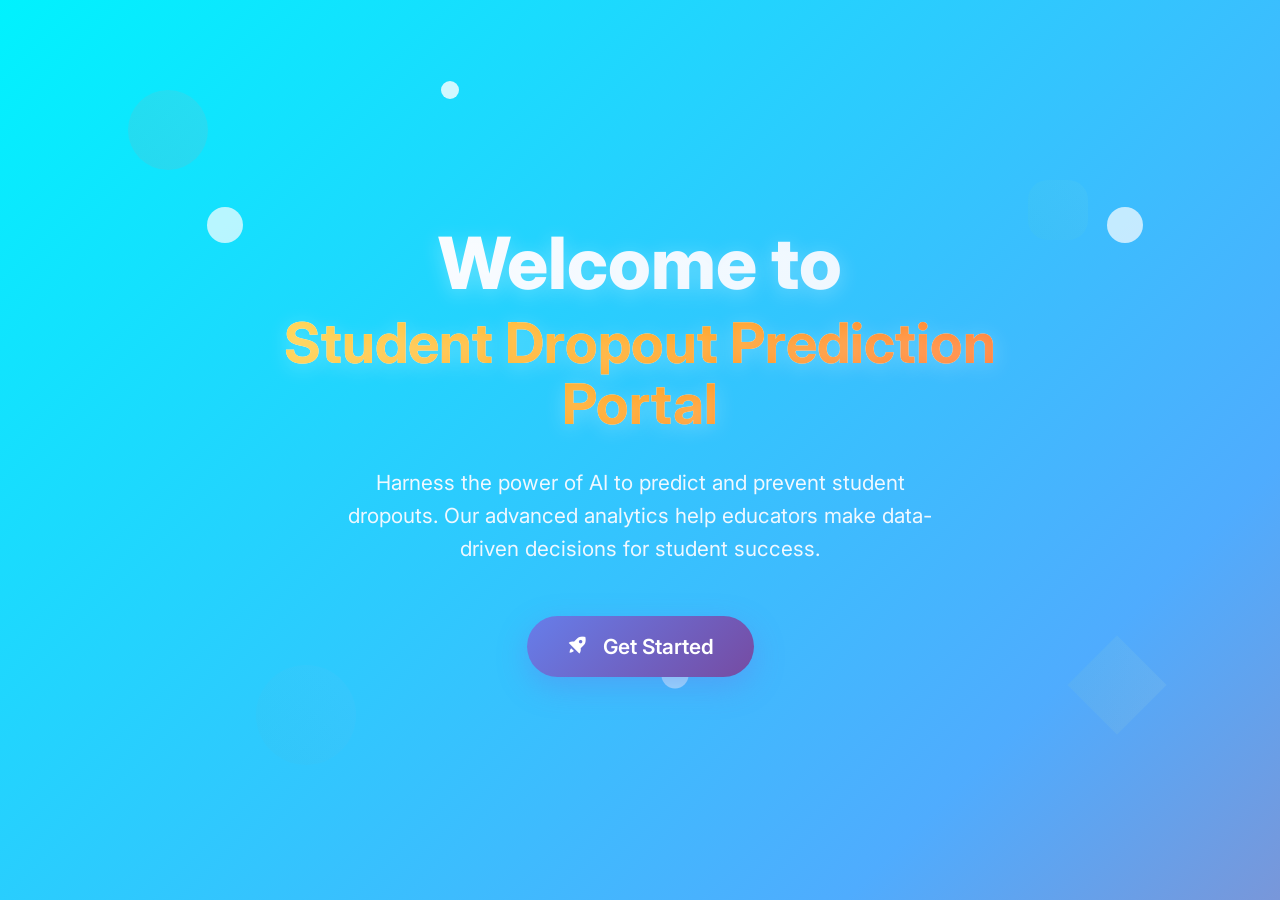
<file: index.html>
<!DOCTYPE html>
<html lang="en">
<head>
    <meta charset="UTF-8">
    <meta name="viewport" content="width=device-width, initial-scale=1.0"> 
    <link rel="icon" href="./logo.png" type="image/png">
    <link href='https://unpkg.com/boxicons@2.1.4/css/boxicons.min.css' rel='stylesheet'>
    <title>PredictionPortal</title>
    <style>
        @import url('https://fonts.googleapis.com/css2?family=Inter:wght@300;400;500;600;700;800&display=swap');

        * {
            font-family: "Inter", sans-serif;
            margin: 0;
            padding: 0;
            box-sizing: border-box;
        }

        body {
            background: linear-gradient(-45deg, #667eea, #764ba2, #f093fb, #f5576c, #4facfe, #00f2fe);
            background-size: 400% 400%;
            animation: gradientShift 15s ease infinite;
            width: 100%;
            height: 100vh;
            display: flex;
            align-items: center;
            justify-content: center;
            color: #fff;
            overflow: hidden;
            position: relative;
        }

        /* Animated background particles */
        body::before {
            content: '';
            position: absolute;
            top: 0;
            left: 0;
            width: 100%;
            height: 100%;
            background: url('data:image/svg+xml,<svg xmlns="http://www.w3.org/2000/svg" viewBox="0 0 100 100"><circle cx="25" cy="25" r="2" fill="white" opacity="0.3"><animate attributeName="opacity" values="0.3;0.8;0.3" dur="3s" repeatCount="indefinite"/></circle><circle cx="75" cy="75" r="1.5" fill="white" opacity="0.2"><animate attributeName="opacity" values="0.2;0.7;0.2" dur="4s" repeatCount="indefinite"/></circle><circle cx="50" cy="10" r="1" fill="white" opacity="0.4"><animate attributeName="opacity" values="0.4;0.9;0.4" dur="2s" repeatCount="indefinite"/></circle></svg>');
            pointer-events: none;
        }

        @keyframes gradientShift {
            0% { background-position: 0% 50%; }
            50% { background-position: 100% 50%; }
            100% { background-position: 0% 50%; }
        }

        @keyframes float {
            0%, 100% { transform: translateY(0px); }
            50% { transform: translateY(-20px); }
        }

        @keyframes pulse {
            0%, 100% { transform: scale(1); }
            50% { transform: scale(1.05); }
        }

        @keyframes slideInUp {
            from { opacity: 0; transform: translateY(50px); }
            to { opacity: 1; transform: translateY(0); }
        }

        @keyframes glow {
            0%, 100% { box-shadow: 0 0 20px rgba(255, 221, 87, 0.5); }
            50% { box-shadow: 0 0 40px rgba(255, 221, 87, 0.8), 0 0 60px rgba(255, 221, 87, 0.4); }
        }

        .hero {
            text-align: center;
            max-width: 900px;
            padding: 40px 20px;
            position: relative;
            z-index: 2;
            opacity: 1;
            transition: opacity 0.8s ease, transform 0.8s ease;
        }

        .hero.fade-out {
            opacity: 0;
            transform: scale(0.9);
        }

        .hero-content {
            animation: slideInUp 1.5s ease-out;
        }

        .hero-title {
            font-size: 4.5rem;
            font-weight: 800;
            margin-bottom: 30px;
            background: linear-gradient(135deg, #fff, #f0f8ff, #e6f3ff);
            background-clip: text;
            -webkit-background-clip: text;
            -webkit-text-fill-color: transparent;
            text-shadow: 0 4px 20px rgba(255, 255, 255, 0.3);
            animation: float 6s ease-in-out infinite;
            line-height: 1.1;
        }

        .hero-title span {
            background: linear-gradient(135deg, #ffdd57, #ffa726, #ff7043);
            background-clip: text;
            -webkit-background-clip: text;
            -webkit-text-fill-color: transparent;
            font-size: 3.5rem;
            font-weight: 700;
            display: block;
            margin-top: 10px;
            animation: pulse 3s ease-in-out infinite;
        }

        .hero-subtitle {
            font-size: 1.3rem;
            margin-bottom: 50px;
            color: #f0f8ff;
            font-weight: 400;
            opacity: 0;
            animation: slideInUp 1.8s ease-out 0.5s forwards;
            max-width: 600px;
            margin-left: auto;
            margin-right: auto;
            line-height: 1.6;
        }

        .hero-button {
            background: linear-gradient(135deg, #667eea, #764ba2);
            color: #fff;
            padding: 18px 40px;
            font-size: 1.3rem;
            font-weight: 600;
            border: none;
            border-radius: 50px;
            cursor: pointer;
            transition: all 0.4s cubic-bezier(0.175, 0.885, 0.32, 1.275);
            text-decoration: none;
            display: inline-block;
            position: relative;
            overflow: hidden;
            opacity: 0;
            animation: slideInUp 2s ease-out 1s forwards, glow 3s ease-in-out infinite 2s;
            box-shadow: 0 10px 30px rgba(102, 126, 234, 0.4);
        }

        .hero-button::before {
            content: '';
            position: absolute;
            top: 0;
            left: -100%;
            width: 100%;
            height: 100%;
            background: linear-gradient(135deg, #764ba2, #667eea);
            transition: left 0.5s ease;
            z-index: -1;
        }

        .hero-button:hover::before { left: 0; }
        .hero-button:hover {
            transform: translateY(-3px) scale(1.05);
            box-shadow: 0 20px 40px rgba(102, 126, 234, 0.6);
        }

        .hero-button:active { transform: translateY(-1px) scale(1.02); }

        /* Floating shapes */
        .floating-shapes {
            position: absolute;
            width: 100%;
            height: 100%;
            overflow: hidden;
            z-index: 1;
        }

        .shape {
            position: absolute;
            opacity: 0.1;
            animation: float 8s ease-in-out infinite;
        }

        .shape:nth-child(1) {
            width: 80px;
            height: 80px;
            background: linear-gradient(45deg, #ff6b6b, #ff8e8e);
            border-radius: 50%;
            top: 10%;
            left: 10%;
            animation-delay: 0s;
        }

        .shape:nth-child(2) {
            width: 60px;
            height: 60px;
            background: linear-gradient(45deg, #4ecdc4, #7fdbda);
            border-radius: 20px;
            top: 20%;
            right: 15%;
            animation-delay: 2s;
            animation-duration: 10s;
        }

        .shape:nth-child(3) {
            width: 100px;
            height: 100px;
            background: linear-gradient(45deg, #45b7d1, #74c0fc);
            border-radius: 50%;
            bottom: 15%;
            left: 20%;
            animation-delay: 4s;
            animation-duration: 12s;
        }

        .shape:nth-child(4) {
            width: 70px;
            height: 70px;
            background: linear-gradient(45deg, #96ceb4, #c7f2d0);
            transform: rotate(45deg);
            bottom: 20%;
            right: 10%;
            animation-delay: 6s;
            animation-duration: 9s;
        }

        @media (max-width: 768px) {
            .hero-title { font-size: 3rem; }
            .hero-title span { font-size: 2.5rem; }
            .hero-subtitle { font-size: 1.1rem; }
            .hero-button { padding: 15px 30px; font-size: 1.1rem; }
        }

        @media (max-width: 480px) {
            .hero-title { font-size: 2.5rem; }
            .hero-title span { font-size: 2rem; }
            .hero { padding: 20px; }
        }
    </style>
</head>
<body>
    <div class="floating-shapes">
        <div class="shape"></div>
        <div class="shape"></div>
        <div class="shape"></div>
        <div class="shape"></div>
    </div>
    
    <section class="hero" id="home-container">
        <div class="hero-content">
            <h1 class="hero-title">
                Welcome to
                <span>Student Dropout Prediction Portal</span>
            </h1>
            <p class="hero-subtitle">
                Harness the power of AI to predict and prevent student dropouts. 
                Our advanced analytics help educators make data-driven decisions for student success.
            </p>
            <button class="hero-button" id="getStartedBtn">
                <i class="bx bxs-rocket" style="margin-right: 10px;"></i>
                Get Started
            </button>
        </div>
    </section>

    <script>
        const getStartedBtn = document.getElementById('getStartedBtn');
        const hero = document.querySelector('.hero');

        function navigateToLogin() {
            hero.classList.add('fade-out');
            setTimeout(() => {
                window.location.href = '../login/login.html';
            }, 800); // Smooth fade-out before redirect
        }

        // Click event
        getStartedBtn.addEventListener('click', navigateToLogin);

        // Enter key event
        document.addEventListener('keydown', function(e) {
            if (e.key === 'Enter') {
                navigateToLogin();
            }
        });

        // Accessibility: focus the button after animations
        window.addEventListener('load', () => {
            setTimeout(() => getStartedBtn.focus(), 1500);
        });
    </script>
</body>
</html>
</file>
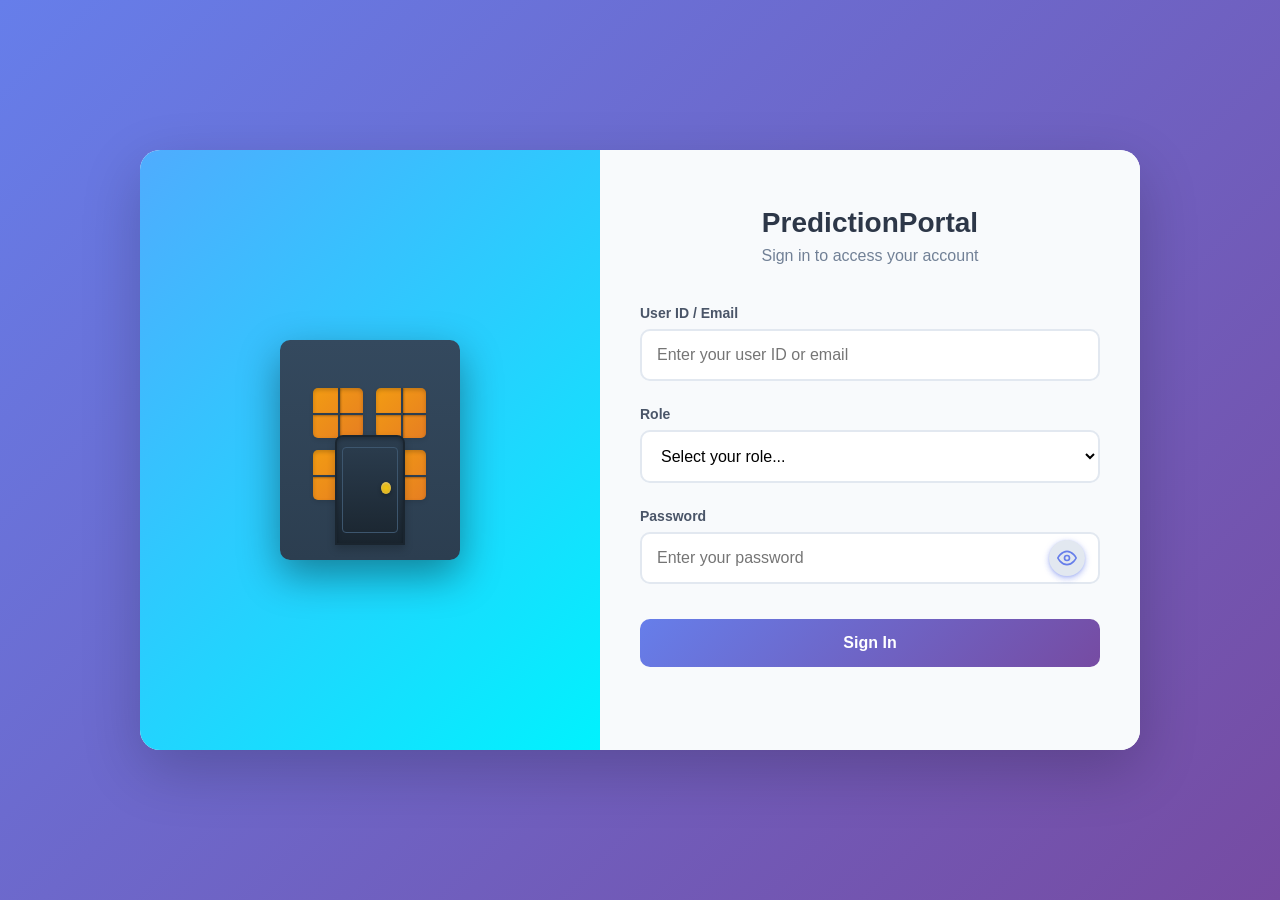
<file: login.html>
<!DOCTYPE html>
<html lang="en">
<head>
  <meta charset="UTF-8">
  <meta name="viewport" content="width=device-width, initial-scale=1.0">
  <title>PredictionPortal - Login</title>
  <link rel="stylesheet" href="../login/login.css">
</head>
<body>

  <!-- ===== LOGIN PAGE ===== -->
  <div class="login-page" id="loginPage">
    <div class="login-container">
      <div class="animation-section">
        <div class="building">
          <div class="windows">
            <div class="window"></div>
            <div class="window"></div>
            <div class="window"></div>
            <div class="window"></div>
          </div>
          <div class="door" id="door">
            <div class="door-handle"></div>
          </div>
          <div class="character hidden" id="character">
            <div class="person">
              <div class="hair"></div>
              <div class="head cheeky"></div>
              <div class="arms"></div>
              <div class="body"></div>
              <div class="skirt"></div>
            </div>
            <div class="floating-heart">♥</div>
            <div class="floating-heart">♥</div>
            <div class="floating-heart">♥</div>
          </div>
        </div>
      </div>

      <div class="form-section">
        <div class="logo">
          <h1>PredictionPortal</h1>
          <p>Sign in to access your account</p>
        </div>

        <form id="loginForm">
          <div class="form-group">
            <label for="username">User ID / Email</label>
            <input type="text" id="username" name="username" required placeholder="Enter your user ID or email" />
          </div>

          <div class="form-group">
            <label for="role">Role</label>
            <select id="role" name="role" required>
              <option value="">Select your role...</option>
              <option value="student">Student</option>
              <option value="mentor">Mentor</option>
              <option value="admin">Administrator</option>
            </select>
          </div>

          <div class="form-group">
            <label for="password">Password</label>
            <div class="password-input-container">
              <input type="password" id="password" name="password" required placeholder="Enter your password" />
              <button type="button" class="password-toggle" id="passwordToggle" aria-label="toggle password">
                <svg class="eye-icon" width="20" height="20" viewBox="0 0 24 24" fill="none" stroke="currentColor" stroke-width="2">
                  <path d="M1 12s4-8 11-8 11 8 11 8-4 8-11 8-11-8-11-8z"></path>
                  <circle cx="12" cy="12" r="3"></circle>
                </svg>
                <svg class="eye-off-icon hidden" width="20" height="20" viewBox="0 0 24 24" fill="none" stroke="currentColor" stroke-width="2">
                  <path d="m9.88 9.88a3 3 0 1 0 4.24 4.24"></path>
                  <path d="M10.73 5.08A10.43 10.43 0 0 1 12 5c7 0 11 8 11 8a13.16 13.16 0 0 1-1.67 2.68"></path>
                  <path d="M6.61 6.61A13.526 13.526 0 0 0 1 12s4 8 11 8a9.74 9.74 0 0 0 5.39-1.61"></path>
                  <line x1="2" y1="2" x2="22" y2="22"></line>
                </svg>
              </button>
            </div>
          </div>

          <button type="submit" class="login-btn" id="loginBtn">Sign In</button>
          <div class="error-message" id="errorMessage"></div>
          <div class="success-message" id="successMessage">Login successful! Welcome back.</div>
        </form>
      </div>
    </div>
  </div>

  <script src="../login/login.js"></script>
</body>
</html>
</file>
<file: login/login.css>
* { margin: 0; padding: 0; box-sizing: border-box; }

body {
    font-family: 'Segoe UI', Tahoma, Geneva, Verdana, sans-serif;
    background: linear-gradient(135deg, #667eea 0%, #764ba2 100%);
    min-height: 100vh;
    margin: 0;
}

/* ===== LOGIN PAGE STYLES ===== */
.login-page {
    display: flex;
    align-items: center;
    justify-content: center;
    min-height: 100vh;
    padding: 20px;
}

.login-container {
    display: flex;
    background: #fff;
    border-radius: 20px;
    box-shadow: 0 20px 60px rgba(0, 0, 0, 0.2);
    overflow: hidden;
    width: 100%;
    max-width: 1000px;
    height: 600px;
    min-height: 500px;
    position: relative;
}

.animation-section {
    flex: 1;
    background: linear-gradient(135deg, #4facfe 0%, #00f2fe 100%);
    position: relative;
    display: flex;
    align-items: center;
    justify-content: center;
    overflow: hidden;
}

/* Enhanced Building */
.building {
    width: 180px;
    height: 220px;
    background: linear-gradient(to bottom, #34495e, #2c3e50);
    border-radius: 10px;
    position: relative;
    box-shadow: 0 15px 40px rgba(0, 0, 0, 0.4);
    animation: buildingFloat 4s ease-in-out infinite;
    padding: 18px;
}

@keyframes buildingFloat { 
    0%, 100% { transform: translateY(0) scale(1); } 
    50% { transform: translateY(-8px) scale(1.01); } 
}

/* Enhanced Door */
.door {
    width: 70px;
    height: 110px;
    background: linear-gradient(to bottom, #2c3e50, #1a252f);
    position: absolute;
    bottom: 15px;
    left: 50%;
    transform: translateX(-50%);
    border-radius: 8px 8px 0 0;
    transition: all 1.2s cubic-bezier(0.25, 0.46, 0.45, 0.94);
    transform-origin: left center;
    box-shadow: inset 0 2px 4px rgba(0, 0, 0, 0.3), 0 4px 8px rgba(0, 0, 0, 0.2);
    border: 2px solid #1a252f;
}

.door::before {
    content: '';
    position: absolute;
    top: 10px;
    left: 5px;
    right: 5px;
    bottom: 10px;
    border: 1px solid #3d566e;
    border-radius: 4px;
}

.door.open { 
    transform: translateX(-50%) perspective(400px) rotateY(-85deg); 
    box-shadow: 0 8px 16px rgba(0, 0, 0, 0.4);
}

.door.closed { animation: doorSlam 0.8s ease-in-out; }

@keyframes doorSlam {
    0% { transform: translateX(-50%) perspective(400px) rotateY(0deg); }
    30% { transform: translateX(-50%) perspective(400px) rotateY(-25deg); }
    60% { transform: translateX(-50%) perspective(400px) rotateY(-5deg); }
    100% { transform: translateX(-50%) perspective(400px) rotateY(0deg); }
}

.door-handle {
    width: 10px;
    height: 12px;
    background: radial-gradient(circle, #f1c40f, #d4af37);
    border-radius: 50%;
    position: absolute;
    right: 12px;
    top: 48%;
    transform: translateY(-50%);
    box-shadow: 0 2px 4px rgba(0, 0, 0, 0.3), inset 0 1px 2px rgba(255, 255, 255, 0.3);
}

/* Enhanced Windows */
.windows {
    display: grid;
    grid-template-columns: 1fr 1fr;
    gap: 12px;
    padding: 15px;
    margin-top: 15px;
}

.window {
    width: 50px;
    height: 50px;
    background: linear-gradient(135deg, #f39c12, #e67e22);
    border-radius: 5px;
    position: relative;
    overflow: hidden;
    box-shadow: inset 0 2px 4px rgba(0, 0, 0, 0.2), 0 2px 4px rgba(0, 0, 0, 0.1);
    animation: windowGlow 3s ease-in-out infinite alternate;
}

@keyframes windowGlow {
    0% { box-shadow: inset 0 2px 4px rgba(0, 0, 0, 0.2), 0 2px 4px rgba(0, 0, 0, 0.1); }
    100% { box-shadow: inset 0 2px 4px rgba(0, 0, 0, 0.2), 0 2px 8px rgba(243, 156, 18, 0.4); }
}

.window::before { 
    content: ''; 
    position: absolute; 
    top: 50%; 
    left: 0; 
    right: 0; 
    height: 2px; 
    background: #2c3e50; 
    box-shadow: 0 1px 2px rgba(0, 0, 0, 0.3);
}

.window::after { 
    content: ''; 
    position: absolute; 
    left: 50%; 
    top: 0; 
    bottom: 0; 
    width: 2px; 
    background: #2c3e50;
    box-shadow: 1px 0 2px rgba(0, 0, 0, 0.3);
}

/* REALISTIC CHARACTER DESIGN */
.character {
    position: absolute;
    bottom: -10px;
    left: 50%;
    transform: translateX(-50%);
    transition: all 1.5s cubic-bezier(0.25, 0.46, 0.45, 0.94);
    z-index: 10;
    opacity: 1;
    filter: drop-shadow(0 4px 8px rgba(0, 0, 0, 0.3));
}

.character.hidden { 
    transform: translateX(-50%) translateY(120px); 
    opacity: 0; 
}

.character.emerge {
    transform: translateX(-50%) translateY(-15px);
    opacity: 1;
    animation: characterWalk 1.2s ease-out;
}

.character.retreat {
    transform: translateX(-50%) translateY(120px);
    opacity: 0;
    animation: characterRetreat 0.8s ease-in;
}

@keyframes characterWalk {
    0% {
        transform: translateX(-50%) translateY(120px) scale(0.8);
    }
    10% {
        transform: translateX(-50%) translateY(100px) scale(0.85);
    }
    20% {
        transform: translateX(-50%) translateY(60px) scale(0.9);
    }
    30% {
        transform: translateX(-50%) translateY(20px) scale(0.95);
    }
    40% {
        transform: translateX(-50%) translateY(-5px) scale(1.02);
    }
    50% {
        transform: translateX(-50%) translateY(-10px) scale(1.05);
    }
    60% {
        transform: translateX(-50%) translateY(-12px) scale(1.03);
    }
    70% {
        transform: translateX(-50%) translateY(-14px) scale(1.02);
    }
    80% {
        transform: translateX(-50%) translateY(-15px) scale(1.01);
    }
    90% {
        transform: translateX(-50%) translateY(-15px) scale(1.005);
    }
    100% {
        transform: translateX(-50%) translateY(-15px) scale(1);
    }
}

@keyframes characterRetreat {
    0% {
        transform: translateX(-50%) translateY(-15px) scale(1);
    }
    15% {
        transform: translateX(-50%) translateY(-10px) scale(1.02);
    }
    30% {
        transform: translateX(-50%) translateY(10px) scale(0.95);
    }
    45% {
        transform: translateX(-50%) translateY(40px) scale(0.9);
    }
    60% {
        transform: translateX(-50%) translateY(80px) scale(0.85);
    }
    75% {
        transform: translateX(-50%) translateY(110px) scale(0.8);
    }
    90% {
        transform: translateX(-50%) translateY(120px) scale(0.75);
    }
    100% {
        transform: translateX(-50%) translateY(120px) scale(0.8);
    }
}

/* Enhanced Person Design */
.person {
    width: 70px;
    height: 100px;
    position: relative;
    animation: subtleBob 2s ease-in-out infinite;
}

@keyframes subtleBob {
    0%, 100% { transform: translateY(0); }
    50% { transform: translateY(-2px); }
}

/* Walking Arms Animation */
.character.emerge .arms {
    animation: armSwing 1.2s ease-out;
}

.character.retreat .arms {
    animation: armSwingRetreat 0.8s ease-in;
}

@keyframes armSwing {
    0% { transform: translateX(-50%) rotate(0deg); }
    25% { transform: translateX(-50%) rotate(-10deg); }
    50% { transform: translateX(-50%) rotate(10deg); }
    75% { transform: translateX(-50%) rotate(-5deg); }
    100% { transform: translateX(-50%) rotate(0deg); }
}

@keyframes armSwingRetreat {
    0% { transform: translateX(-50%) rotate(0deg); }
    25% { transform: translateX(-50%) rotate(15deg); }
    50% { transform: translateX(-50%) rotate(-15deg); }
    75% { transform: translateX(-50%) rotate(10deg); }
    100% { transform: translateX(-50%) rotate(0deg); }
}

/* Walking Legs Animation */
.character.emerge .person::after {
    animation: legSwing 1.2s ease-out;
}

.character.retreat .person::after {
    animation: legSwingRetreat 0.8s ease-in;
}

@keyframes legSwing {
    0% { transform: translateX(-50%) rotate(0deg); }
    25% { transform: translateX(-50%) rotate(5deg); }
    50% { transform: translateX(-50%) rotate(-5deg); }
    75% { transform: translateX(-50%) rotate(2deg); }
    100% { transform: translateX(-50%) rotate(0deg); }
}

@keyframes legSwingRetreat {
    0% { transform: translateX(-50%) rotate(0deg); }
    25% { transform: translateX(-50%) rotate(-10deg); }
    50% { transform: translateX(-50%) rotate(10deg); }
    75% { transform: translateX(-50%) rotate(-5deg); }
    100% { transform: translateX(-50%) rotate(0deg); }
}

/* Head Bobbing */
.character.emerge .head {
    animation: headBob 1.2s ease-out;
}

.character.retreat .head {
    animation: headBobRetreat 0.8s ease-in;
}

@keyframes headBob {
    0% { transform: translateX(-50%) translateY(0); }
    25% { transform: translateX(-50%) translateY(-1px); }
    50% { transform: translateX(-50%) translateY(1px); }
    75% { transform: translateX(-50%) translateY(-0.5px); }
    100% { transform: translateX(-50%) translateY(0); }
}

@keyframes headBobRetreat {
    0% { transform: translateX(-50%) translateY(0); }
    25% { transform: translateX(-50%) translateY(2px); }
    50% { transform: translateX(-50%) translateY(-2px); }
    75% { transform: translateX(-50%) translateY(1px); }
    100% { transform: translateX(-50%) translateY(0); }
}

/* Cute Anime Girl Head */
.head {
    width: 68px;
    height: 68px;
    background: radial-gradient(circle at 30% 30%, #ffe4e8, #ffb6c1);
    border-radius: 55% / 65%;
    position: absolute;
    top: 0;
    left: 50%;
    transform: translateX(-50%);
    box-shadow: 0 10px 25px rgba(255, 182, 193, 0.9), inset 0 4px 8px rgba(255, 255, 255, 0.8);
    border: 2px solid rgba(255, 255, 255, 0.6);
    overflow: visible;
    animation: headGlow 3s ease-in-out infinite alternate;
}

@keyframes headGlow {
    0% { box-shadow: 0 10px 25px rgba(255, 182, 193, 0.9), inset 0 4px 8px rgba(255, 255, 255, 0.8); }
    100% { box-shadow: 0 10px 30px rgba(255, 182, 193, 1.1), inset 0 4px 8px rgba(255, 255, 255, 0.9); }
}

/* Cute Anime Girl Eyes - Bigger and More Expressive */
.head::before, .head::after {
    content: '';
    position: absolute;
    top: 26%;
    width: 24px;
    height: 30px;
    border-radius: 50% 50% 45% 45%;
    background: radial-gradient(circle at 50% 50%, #fff5e6, #ffb347);
    box-shadow:
        0 0 12px rgba(255, 184, 71, 1),
        inset 0 2px 4px rgba(255, 255, 255, 0.8);
    border: 2px solid #ff8c42;
    filter: drop-shadow(0 0 3px rgba(255, 255, 255, 1));
    animation: eyeSparkle 4s ease-in-out infinite;
}

/* Cheeky Tongue Out Expression */
.head.cheeky .mouth {
    width: 18px;
    height: 12px;
    border-radius: 50%;
    background: radial-gradient(circle, #ff69b4, #ff1493);
    border: none;
    box-shadow: 0 2px 6px rgba(255, 105, 180, 0.8);
    animation: tongueWiggle 2s ease-in-out infinite;
}

@keyframes tongueWiggle {
    0%, 100% { transform: translateX(-50%) scale(1); }
    25% { transform: translateX(-50%) scale(1.1) rotate(5deg); }
    50% { transform: translateX(-50%) scale(1.2) rotate(0deg); }
    75% { transform: translateX(-50%) scale(1.1) rotate(-5deg); }
}

/* Cheeky Blush - More Intense */
.head.cheeky .blush-left,
.head.cheeky .blush-right {
    width: 20px;
    height: 12px;
    opacity: 1;
    box-shadow: 0 0 15px rgba(255, 154, 193, 1.2);
    animation: blushPulse 3s ease-in-out infinite;
}

@keyframes blushPulse {
    0%, 100% { opacity: 1; transform: scale(1); }
    50% { opacity: 0.8; transform: scale(1.1); }
}

.head::before {
    left: 8%;
    box-shadow:
        0 0 12px rgba(255, 184, 71, 1),
        inset 0 2px 4px rgba(255, 255, 255, 0.8),
        10px 20px 0 -6px #fff,
        20px 0 0 radial-gradient(circle at 50% 50%, #fff5e6, #ffb347),
        20px 0 10px rgba(255, 184, 71, 1);
}

.head::after {
    right: 8%;
    box-shadow:
        0 0 12px rgba(255, 184, 71, 1),
        inset 0 2px 4px rgba(255, 255, 255, 0.8),
        -10px 20px 0 -6px #fff,
        -20px 0 0 radial-gradient(circle at 50% 50%, #fff5e6, #ffb347),
        -20px 0 10px rgba(255, 184, 71, 1);
}

@keyframes eyeSparkle {
    0%, 90%, 100% { opacity: 1; }
    95% { opacity: 0.7; }
}

/* Anime Eyelashes */
.head .eyelash-left, .head .eyelash-right {
    position: absolute;
    top: 26%;
    width: 10px;
    height: 4px;
    background: #9a3a3a;
    border-radius: 4px;
    box-shadow: 0 0 4px rgba(154, 58, 58, 1);
}

.head .eyelash-left {
    left: 6%;
    transform: rotate(-30deg);
}

.head .eyelash-right {
    right: 6%;
    transform: rotate(30deg);
}

/* Anime Blush */
.head .blush-left, .head .blush-right {
    position: absolute;
    top: 64%;
    width: 18px;
    height: 9px;
    background: radial-gradient(ellipse, #ff9ac1, transparent);
    border-radius: 50%;
    opacity: 0.9;
    box-shadow: 0 0 10px rgba(255, 154, 193, 0.9);
}

.head .blush-left {
    left: 6%;
}

.head .blush-right {
    right: 6%;
}

/* Anime Mouth */
.head .mouth {
    position: absolute;
    bottom: 20%;
    left: 50%;
    width: 16px;
    height: 10px;
    background: transparent;
    border-bottom: 4px solid #9a3a3a;
    border-radius: 0 0 10px 10px;
    transform: translateX(-50%);
    box-shadow: 0 2px 4px rgba(154, 58, 58, 0.5);
}

/* Cute Facial Expressions */
.head.happy .mouth {
    border-bottom: 6px solid #9a3a3a;
    border-radius: 0 0 12px 12px;
    height: 12px;
    width: 18px;
}

.head.surprised .mouth {
    width: 8px;
    height: 8px;
    border-radius: 50%;
    background: #9a3a3a;
    border: none;
    box-shadow: 0 2px 4px rgba(154, 58, 58, 0.5);
}

.head.wink .head::after {
    box-shadow:
        0 0 10px rgba(255, 220, 140, 1),
        -8px 18px 0 -4px #fff,
        -16px 0 0 radial-gradient(circle at 50% 50%, #ffe08a, #e86a6a),
        -16px 0 8px rgba(255, 220, 140, 1);
    animation: wink 2s ease-in-out infinite;
}

@keyframes wink {
    0%, 90%, 100% { transform: scaleY(1); }
    95% { transform: scaleY(0.1); }
}

/* Enhanced Blush Variations */
.head.blush-intense .blush-left,
.head.blush-intense .blush-right {
    width: 22px;
    height: 11px;
    opacity: 1;
    box-shadow: 0 0 12px rgba(255, 154, 193, 1);
}

.head.blush-heart .blush-left::before,
.head.blush-heart .blush-right::before {
    content: '♥';
    position: absolute;
    top: -2px;
    left: 50%;
    transform: translateX(-50%);
    color: #ff69b4;
    font-size: 8px;
    opacity: 0.8;
}

/* Cute Sparkles Around Character */
.character::before {
    content: '✨';
    position: absolute;
    top: -20px;
    left: 20px;
    font-size: 12px;
    color: #ffd700;
    animation: sparkleFloat 3s ease-in-out infinite;
    opacity: 0.7;
}

.character::after {
    content: '✨';
    position: absolute;
    top: -15px;
    right: 15px;
    font-size: 10px;
    color: #ff69b4;
    animation: sparkleFloat 2.5s ease-in-out infinite reverse;
    opacity: 0.6;
}

@keyframes sparkleFloat {
    0%, 100% {
        transform: translateY(0) rotate(0deg);
        opacity: 0.6;
    }
    50% {
        transform: translateY(-8px) rotate(180deg);
        opacity: 1;
    }
}

/* Cute Hair Accessories */
.hair .hair-clip {
    position: absolute;
    top: -8px;
    left: 50%;
    transform: translateX(-50%);
    width: 12px;
    height: 8px;
    background: linear-gradient(45deg, #ff69b4, #ffd700);
    border-radius: 4px;
    box-shadow: 0 2px 4px rgba(0, 0, 0, 0.3);
}

.hair .hair-clip::before {
    content: '🎀';
    position: absolute;
    top: -6px;
    left: 50%;
    transform: translateX(-50%);
    font-size: 8px;
    opacity: 0.9;
}

/* Cute Bow on Hair */
.hair .bow {
    position: absolute;
    top: -12px;
    left: 50%;
    transform: translateX(-50%);
    width: 16px;
    height: 10px;
    background: #ff69b4;
    border-radius: 50% 50% 0 0;
}

.hair .bow::before,
.hair .bow::after {
    content: '';
    position: absolute;
    top: 2px;
    width: 8px;
    height: 6px;
    background: #ff69b4;
    border-radius: 50%;
}

.hair .bow::before {
    left: -6px;
    transform: rotate(-25deg);
}

.hair .bow::after {
    right: -6px;
    transform: rotate(25deg);
}

/* Heart Eyes Expression */
.head.heart-eyes .head::before,
.head.heart-eyes .head::after {
    width: 18px;
    height: 18px;
    border-radius: 50%;
    background: radial-gradient(circle at 50% 50%, #ff69b4, #ff1493);
    box-shadow:
        0 0 8px rgba(255, 105, 180, 0.8);
    border: 2px solid #ff1493;
}

.head.heart-eyes .head::before::before,
.head.heart-eyes .head::after::before {
    content: '♥';
    position: absolute;
    top: 50%;
    left: 50%;
    transform: translate(-50%, -50%);
    color: #fff;
    font-size: 8px;
    text-shadow: 0 0 2px rgba(0, 0, 0, 0.5);
}

/* Cute Nose */
.head .nose {
    position: absolute;
    top: 45%;
    left: 50%;
    transform: translateX(-50%);
    width: 6px;
    height: 4px;
    background: radial-gradient(circle, #ffb6c1, #ff9ac1);
    border-radius: 50%;
    opacity: 0.8;
}

/* Additional Cute Mouth Expressions */
.head.smile .mouth {
    border-bottom: 5px solid #9a3a3a;
    border-radius: 0 0 12px 12px;
    height: 8px;
    width: 20px;
}

.head.smile .mouth::before {
    content: '';
    position: absolute;
    top: -2px;
    left: 2px;
    right: 2px;
    height: 3px;
    background: #9a3a3a;
    border-radius: 50%;
}

.head.pout .mouth {
    width: 12px;
    height: 6px;
    border-radius: 50%;
    background: #9a3a3a;
    border: none;
    box-shadow: 0 2px 4px rgba(154, 58, 58, 0.5);
}

/* Floating Hearts Animation */
.character .floating-heart {
    position: absolute;
    font-size: 14px;
    color: #ff69b4;
    animation: floatHeart 4s ease-in-out infinite;
    opacity: 0;
}

.character .floating-heart:nth-child(1) {
    top: -30px;
    left: 10px;
    animation-delay: 0s;
}

.character .floating-heart:nth-child(2) {
    top: -25px;
    right: 5px;
    animation-delay: 1s;
}

.character .floating-heart:nth-child(3) {
    top: -35px;
    left: 30px;
    animation-delay: 2s;
}

@keyframes floatHeart {
    0% {
        transform: translateY(0) scale(0.8);
        opacity: 0;
    }
    20% {
        opacity: 1;
    }
    80% {
        opacity: 1;
    }
    100% {
        transform: translateY(-40px) scale(1.2);
        opacity: 0;
    }
}

/* Cute Ear Accessories */
.head .ear-left,
.head .ear-right {
    position: absolute;
    top: 25%;
    width: 8px;
    height: 12px;
    background: radial-gradient(circle at 30% 30%, #ffb6c1, #ff9ac1);
    border-radius: 50% 50% 40% 40%;
    box-shadow: inset 0 2px 4px rgba(0, 0, 0, 0.2);
}

.head .ear-left {
    left: -4px;
}

.head .ear-right {
    right: -4px;
}

/* Twinkle Eyes Animation */
.head.twinkle .head::before,
.head.twinkle .head::after {
    animation: twinkle 1.5s ease-in-out infinite;
}

@keyframes twinkle {
    0%, 100% { opacity: 1; }
    50% { opacity: 0.3; }
}

/* Cute Cheek Dimples */
.head.dimple .mouth::after {
    content: '';
    position: absolute;
    top: -4px;
    left: -6px;
    width: 4px;
    height: 4px;
    background: radial-gradient(circle, #ffb6c1, #ff9ac1);
    border-radius: 50%;
    opacity: 0.7;
}

.head.dimple .mouth::before {
    content: '';
    position: absolute;
    top: -4px;
    right: -6px;
    width: 4px;
    height: 4px;
    background: radial-gradient(circle, #ffb6c1, #ff9ac1);
    border-radius: 50%;
    opacity: 0.7;
}

/* Cute Anime Girl Hair with Cat Ears */
.hair {
    width: 78px;
    height: 62px;
    background: linear-gradient(135deg, #ff6a9d, #c5656a);
    border-radius: 36px 36px 18px 18px;
    position: absolute;
    top: -20px;
    left: 50%;
    transform: translateX(-50%);
    box-shadow:
        inset 0 8px 16px rgba(0, 0, 0, 0.6),
        0 0 25px rgba(255, 106, 157, 0.9);
    border: 2px solid rgba(255, 255, 255, 0.6);
    overflow: visible;
    animation: hairBounce 3s ease-in-out infinite;
}

@keyframes hairBounce {
    0%, 100% { transform: translateX(-50%) scale(1); }
    50% { transform: translateX(-50%) scale(1.02); }
}

/* Cute Cat Ears */
.hair .cat-ear-left,
.hair .cat-ear-right {
    position: absolute;
    top: -12px;
    width: 16px;
    height: 20px;
    background: linear-gradient(135deg, #ff6a9d, #c5656a);
    border-radius: 50% 50% 0 50%;
    box-shadow:
        inset 0 4px 8px rgba(0, 0, 0, 0.4),
        0 0 8px rgba(255, 106, 157, 0.6);
    border: 1px solid rgba(255, 255, 255, 0.4);
}

.hair .cat-ear-left {
    left: 8px;
    transform: rotate(-15deg);
}

.hair .cat-ear-right {
    right: 8px;
    transform: rotate(15deg);
}

/* Inner Ear Details */
.hair .cat-ear-left::before,
.hair .cat-ear-right::before {
    content: '';
    position: absolute;
    top: 4px;
    left: 4px;
    right: 4px;
    bottom: 6px;
    background: radial-gradient(circle at 30% 30%, #ffb6c1, #ff9ac1);
    border-radius: 50% 50% 0 50%;
    opacity: 0.8;
}

/* Anime Hair Highlights */
.hair::before {
    content: '';
    position: absolute;
    top: -8px;
    left: 12px;
    right: 12px;
    height: 18px;
    background: linear-gradient(90deg,
        transparent 0%,
        rgba(255, 255, 255, 0.9) 30%,
        rgba(255, 255, 255, 1) 50%,
        rgba(255, 255, 255, 0.9) 70%,
        transparent 100%);
    border-radius: 10px;
    opacity: 1;
}

/* Anime Hair Strands */
.hair::after {
    content: '';
    position: absolute;
    top: -10px;
    left: 18px;
    width: 5px;
    height: 12px;
    background: linear-gradient(to bottom, #ff6a9d, #c5656a);
    border-radius: 4px;
    box-shadow:
        10px 0 0 linear-gradient(to bottom, #ff6a9d, #c5656a),
        20px 4px 0 linear-gradient(to bottom, #ff6a9d, #c5656a),
        30px -4px 0 linear-gradient(to bottom, #ff6a9d, #c5656a);
    opacity: 1;
}

/* Anime Hair Side Strands */
.hair .side-strand-left, .hair .side-strand-right {
    position: absolute;
    top: 14px;
    width: 14px;
    height: 28px;
    background: linear-gradient(135deg, #ff6a9d, #c5656a);
    border-radius: 10px 10px 0 0;
    box-shadow: inset 0 4px 8px rgba(0, 0, 0, 0.5);
}

.hair .side-strand-left {
    left: -16px;
    transform: rotate(-20deg);
}

.hair .side-strand-right {
    right: -16px;
    transform: rotate(20deg);
}

/* Cute Anime Girl Body with Skirt */
.body {
    width: 44px;
    height: 45px;
    background: linear-gradient(135deg, #ff6b9d, #c44569);
    position: absolute;
    bottom: 10px;
    left: 50%;
    transform: translateX(-50%);
    border-radius: 8px 8px 4px 4px;
    box-shadow:
        0 3px 8px rgba(255, 107, 157, 0.4),
        inset 0 2px 4px rgba(255, 255, 255, 0.3),
        0 0 6px rgba(255, 107, 157, 0.3);
    border: 1px solid rgba(255, 255, 255, 0.2);
}

/* Cute Anime Skirt */
.skirt {
    width: 52px;
    height: 20px;
    background: linear-gradient(135deg, #ff69b4, #ffb6c1);
    position: absolute;
    bottom: -5px;
    left: 50%;
    transform: translateX(-50%);
    border-radius: 50% 50% 25px 25px;
    box-shadow:
        0 4px 12px rgba(255, 105, 180, 0.5),
        inset 0 2px 6px rgba(255, 255, 255, 0.4);
    border: 2px solid rgba(255, 255, 255, 0.3);
    animation: skirtSwirl 4s ease-in-out infinite;
}

@keyframes skirtSwirl {
    0%, 100% { transform: translateX(-50%) rotate(0deg) scale(1); }
    25% { transform: translateX(-50%) rotate(2deg) scale(1.02); }
    50% { transform: translateX(-50%) rotate(0deg) scale(1.05); }
    75% { transform: translateX(-50%) rotate(-2deg) scale(1.02); }
}

/* Skirt Frills */
.skirt::before {
    content: '';
    position: absolute;
    top: -8px;
    left: 50%;
    transform: translateX(-50%);
    width: 48px;
    height: 12px;
    background: linear-gradient(135deg, #ffb6c1, #ff69b4);
    border-radius: 50%;
    box-shadow: inset 0 2px 4px rgba(0, 0, 0, 0.2);
    opacity: 0.8;
}

.skirt::after {
    content: '';
    position: absolute;
    top: -4px;
    left: 50%;
    transform: translateX(-50%);
    width: 44px;
    height: 8px;
    background: linear-gradient(135deg, #ff69b4, #ffb6c1);
    border-radius: 50%;
    box-shadow: inset 0 1px 3px rgba(0, 0, 0, 0.1);
    opacity: 0.6;
}

/* Anime Shirt Details */
.body::before {
    content: '';
    position: absolute;
    top: 8px;
    left: 50%;
    transform: translateX(-50%);
    width: 8px;
    height: 25px;
    background: linear-gradient(135deg, rgba(255, 255, 255, 0.4), rgba(255, 255, 255, 0.2));
    border-radius: 4px;
    box-shadow: inset 0 1px 2px rgba(0, 0, 0, 0.1);
}

.body::after {
    content: '';
    position: absolute;
    top: 6px;
    left: 50%;
    transform: translateX(-50%);
    width: 14px;
    height: 10px;
    background: linear-gradient(135deg, rgba(255, 255, 255, 0.5), rgba(255, 255, 255, 0.3));
    border-radius: 7px 7px 0 0;
    box-shadow: inset 0 1px 2px rgba(0, 0, 0, 0.1);
}

/* Anime-Style Arms */
.arms {
    width: 64px;
    height: 12px;
    background: linear-gradient(135deg, #ff6b9d, #c44569);
    position: absolute;
    top: 38px;
    left: 50%;
    transform: translateX(-50%);
    border-radius: 6px;
    box-shadow:
        0 2px 6px rgba(255, 107, 157, 0.4),
        inset 0 1px 2px rgba(255, 255, 255, 0.3),
        0 0 4px rgba(255, 107, 157, 0.3);
    border: 1px solid rgba(255, 255, 255, 0.2);
}

.arms::before {
    content: '';
    position: absolute;
    left: -8px;
    top: -2px;
    width: 16px;
    height: 16px;
    background: radial-gradient(circle at 30% 30%, #ffb6c1, #ff69b4);
    border-radius: 50%;
    box-shadow:
        64px 0 0 0 radial-gradient(circle at 30% 30%, #ffb6c1, #ff69b4),
        0 0 4px rgba(255, 105, 180, 0.4),
        64px 0 4px rgba(255, 105, 180, 0.4);
    border: 1px solid rgba(255, 255, 255, 0.2);
}

.arms::after {
    content: '';
    position: absolute;
    right: -8px;
    top: -2px;
    width: 16px;
    height: 16px;
    background: radial-gradient(circle at 30% 30%, #ffb6c1, #ff69b4);
    border-radius: 50%;
    border: 1px solid rgba(255, 255, 255, 0.2);
}

/* Legs */
.person::after {
    content: '';
    position: absolute;
    bottom: -8px;
    left: 50%;
    transform: translateX(-50%);
    width: 28px;
    height: 10px;
    background: #2c3e50;
    border-radius: 5px;
    box-shadow: 0 2px 4px rgba(0, 0, 0, 0.3);
}

/* Form Section Styles */
.form-section { 
    flex: 1; 
    padding: 40px; 
    display: flex; 
    flex-direction: column; 
    justify-content: center; 
    background: #f8fafc; 
    min-width: 0; 
}

.logo { text-align: center; margin-bottom: 40px; }
.logo h1 { color: #2d3748; font-size: 28px; font-weight: 700; margin-bottom: 8px; }
.logo p { color: #718096; font-size: 16px; }

.form-group { margin-bottom: 25px; }
.form-group label { 
    display: block; 
    margin-bottom: 8px; 
    color: #4a5568; 
    font-weight: 600; 
    font-size: 14px; 
}

.form-group input, .form-group select {
    width: 100%;
    padding: 15px;
    border: 2px solid #e2e8f0;
    border-radius: 10px;
    font-size: 16px;
    transition: all 0.3s ease;
    background: #fff;
}

.password-input-container { position: relative; display: flex; align-items: center; }
.password-input-container input { padding-right: 50px; }
.password-toggle {
    position: absolute;
    right: 15px;
    background: #e2e8f0;
    border: none;
    cursor: pointer;
    color: #667eea;
    padding: 8px;
    border-radius: 50%;
    display: flex;
    align-items: center;
    justify-content: center;
    transition: all 0.3s ease;
    box-shadow: 0 2px 6px rgba(102, 126, 234, 0.4);
    filter: drop-shadow(0 1px 1px rgba(102, 126, 234, 0.3));
}

.password-toggle:hover {
    color: #fff;
    background: #667eea;
    box-shadow: 0 4px 12px rgba(102, 126, 234, 0.7);
    filter: drop-shadow(0 2px 2px rgba(102, 126, 234, 0.6));
}

.password-toggle:active {
    transform: scale(0.9);
    box-shadow: 0 2px 6px rgba(102, 126, 234, 0.4);
    filter: drop-shadow(0 1px 1px rgba(102, 126, 234, 0.3));
}

.password-toggle .hidden {
    display: none;
}

.form-group input:focus, .form-group select:focus { 
    outline: none; 
    border-color: #667eea; 
    box-shadow: 0 0 0 3px rgba(102, 126, 234, 0.1); 
}

.login-btn {
    width: 100%; 
    padding: 15px; 
    background: linear-gradient(135deg, #667eea 0%, #764ba2 100%); 
    color: #fff; 
    border: none; 
    border-radius: 10px; 
    font-size: 16px; 
    font-weight: 600; 
    cursor: pointer; 
    transition: all 0.3s ease; 
    margin-top: 10px;
}

.login-btn:hover { 
    transform: translateY(-2px); 
    box-shadow: 0 10px 30px rgba(102, 126, 234, 0.4); 
}

.login-btn:active { transform: translateY(0); }

.error-message { 
    color: #e53e3e; 
    font-size: 14px; 
    margin-top: 10px; 
    text-align: center; 
    opacity: 0; 
    transition: opacity 0.3s ease; 
}

.error-message.show { opacity: 1; }

.success-message { 
    color: #38a169; 
    font-size: 14px; 
    margin-top: 10px; 
    text-align: center; 
    opacity: 0; 
    transition: opacity 0.3s ease; 
}

.success-message.show { opacity: 1; }

.loading { position: relative; overflow: hidden; }
.loading::after { 
    content: ''; 
    position: absolute; 
    top: 0; 
    left: -100%; 
    width: 100%; 
    height: 100%; 
    background: linear-gradient(90deg, transparent, rgba(255, 255, 255, 0.3), transparent); 
    animation: loading 1.5s infinite; 
}

@keyframes loading { 
    0% { left: -100%; } 
    100% { left: 100%; } 
}

@keyframes shake {
    0%, 100% { transform: translateX(0); }
    25% { transform: translateX(-5px); }
    75% { transform: translateX(5px); }
}

/* ===== RESPONSIVE STYLES ===== */
@media (max-width: 968px) {
    .login-container { max-width: 800px; height: auto; min-height: 500px; }
    .form-section { padding: 30px; }
}

@media (max-width: 768px) {
    .login-page { padding: 15px; }
    .login-container { 
        flex-direction: column; 
        width: 100%; 
        height: auto; 
        max-width: 450px; 
        min-height: auto; 
    }
    .animation-section { height: 250px; min-height: 250px; }
    .building { width: 150px; height: 180px; }
    .door { width: 60px; height: 90px; }
    .windows { gap: 10px; padding: 12px; margin-top: 12px; }
    .window { width: 40px; height: 40px; }
    .form-section { padding: 30px 25px; }
    .person { width: 60px; height: 85px; }
    .head { width: 28px; height: 28px; }
    .body { width: 38px; height: 48px; }
    .arms { width: 54px; height: 10px; }
}

@media (max-width: 480px) {
    .login-page { padding: 10px; }
    .login-container { border-radius: 15px; }
    .form-section { padding: 25px 20px; }
}
</file>
